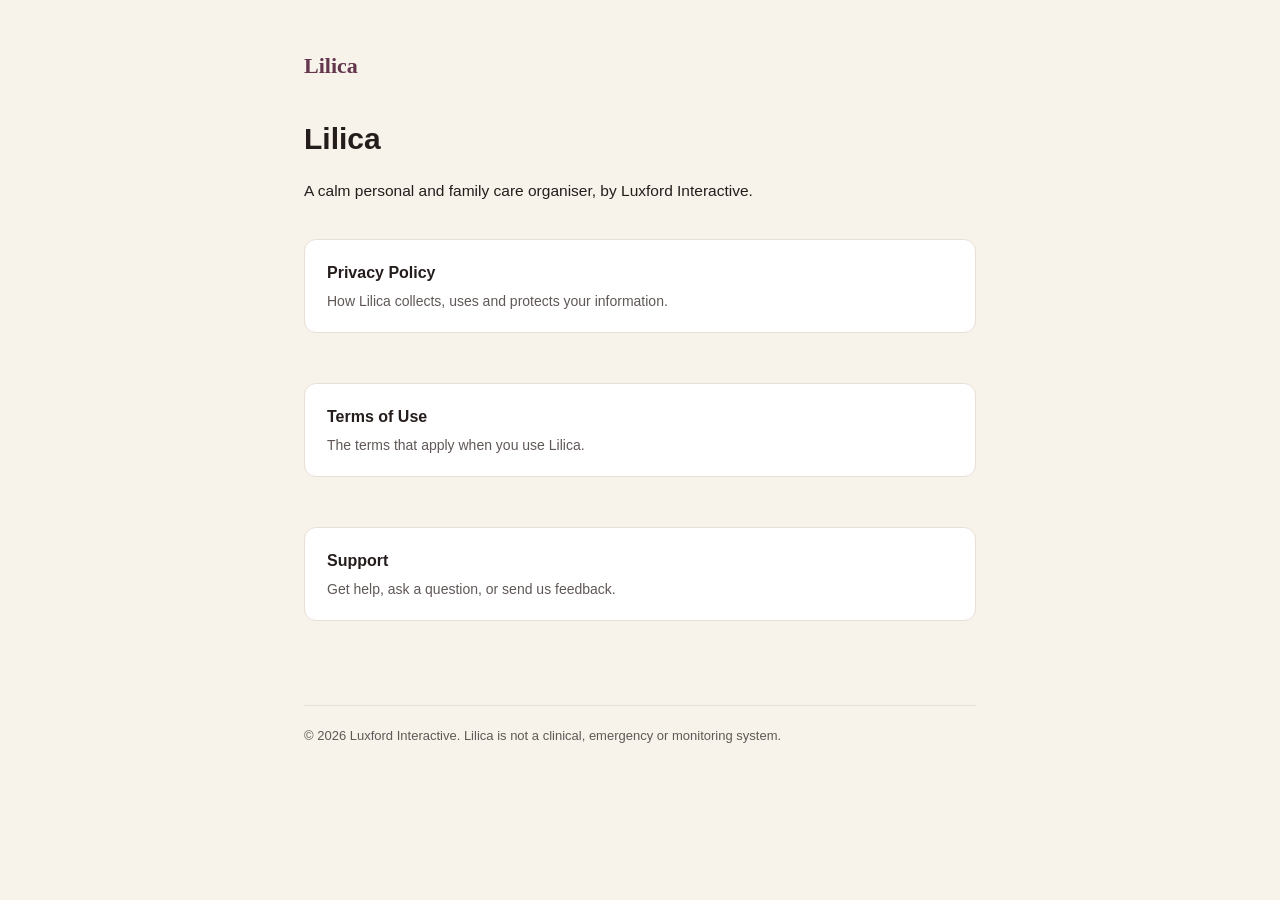
<file: index.html>
<!doctype html>
<html lang="en">
<head>
<meta charset="utf-8">
<meta name="viewport" content="width=device-width, initial-scale=1">
<title>Lilica</title>
<link rel="stylesheet" href="style.css">
</head>
<body>
<div class="wrap">
  <header class="site">
    <span class="wordmark">Lilica</span>
  </header>
  <h1>Lilica</h1>
  <p>A calm personal and family care organiser, by Luxford Interactive.</p>
  <div class="home-links">
    <a class="card" href="privacy.html">Privacy Policy<span>How Lilica collects, uses and protects your information.</span></a>
    <a class="card" href="terms.html">Terms of Use<span>The terms that apply when you use Lilica.</span></a>
    <a class="card" href="support.html">Support<span>Get help, ask a question, or send us feedback.</span></a>
  </div>
  <footer class="site">
    &copy; 2026 Luxford Interactive. Lilica is not a clinical, emergency or monitoring system.
  </footer>
</div>
</body>
</html>
</file>
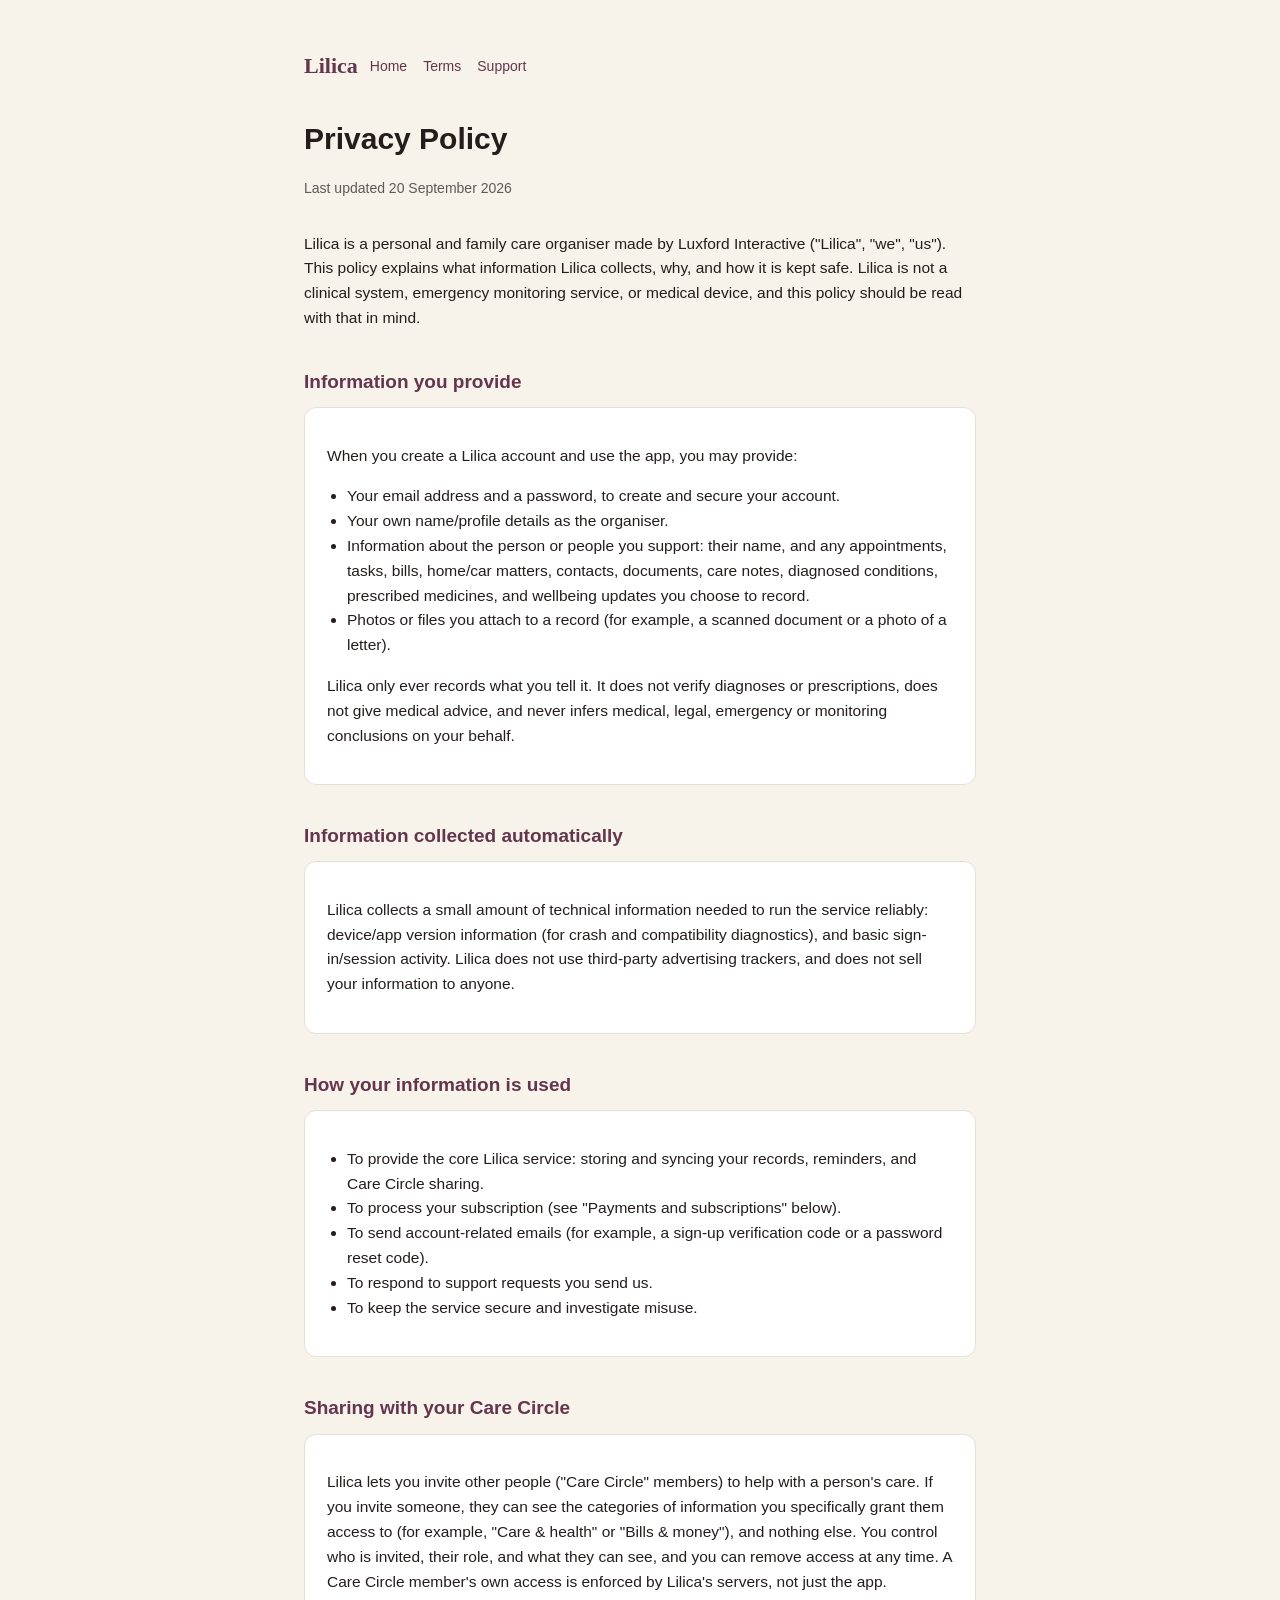
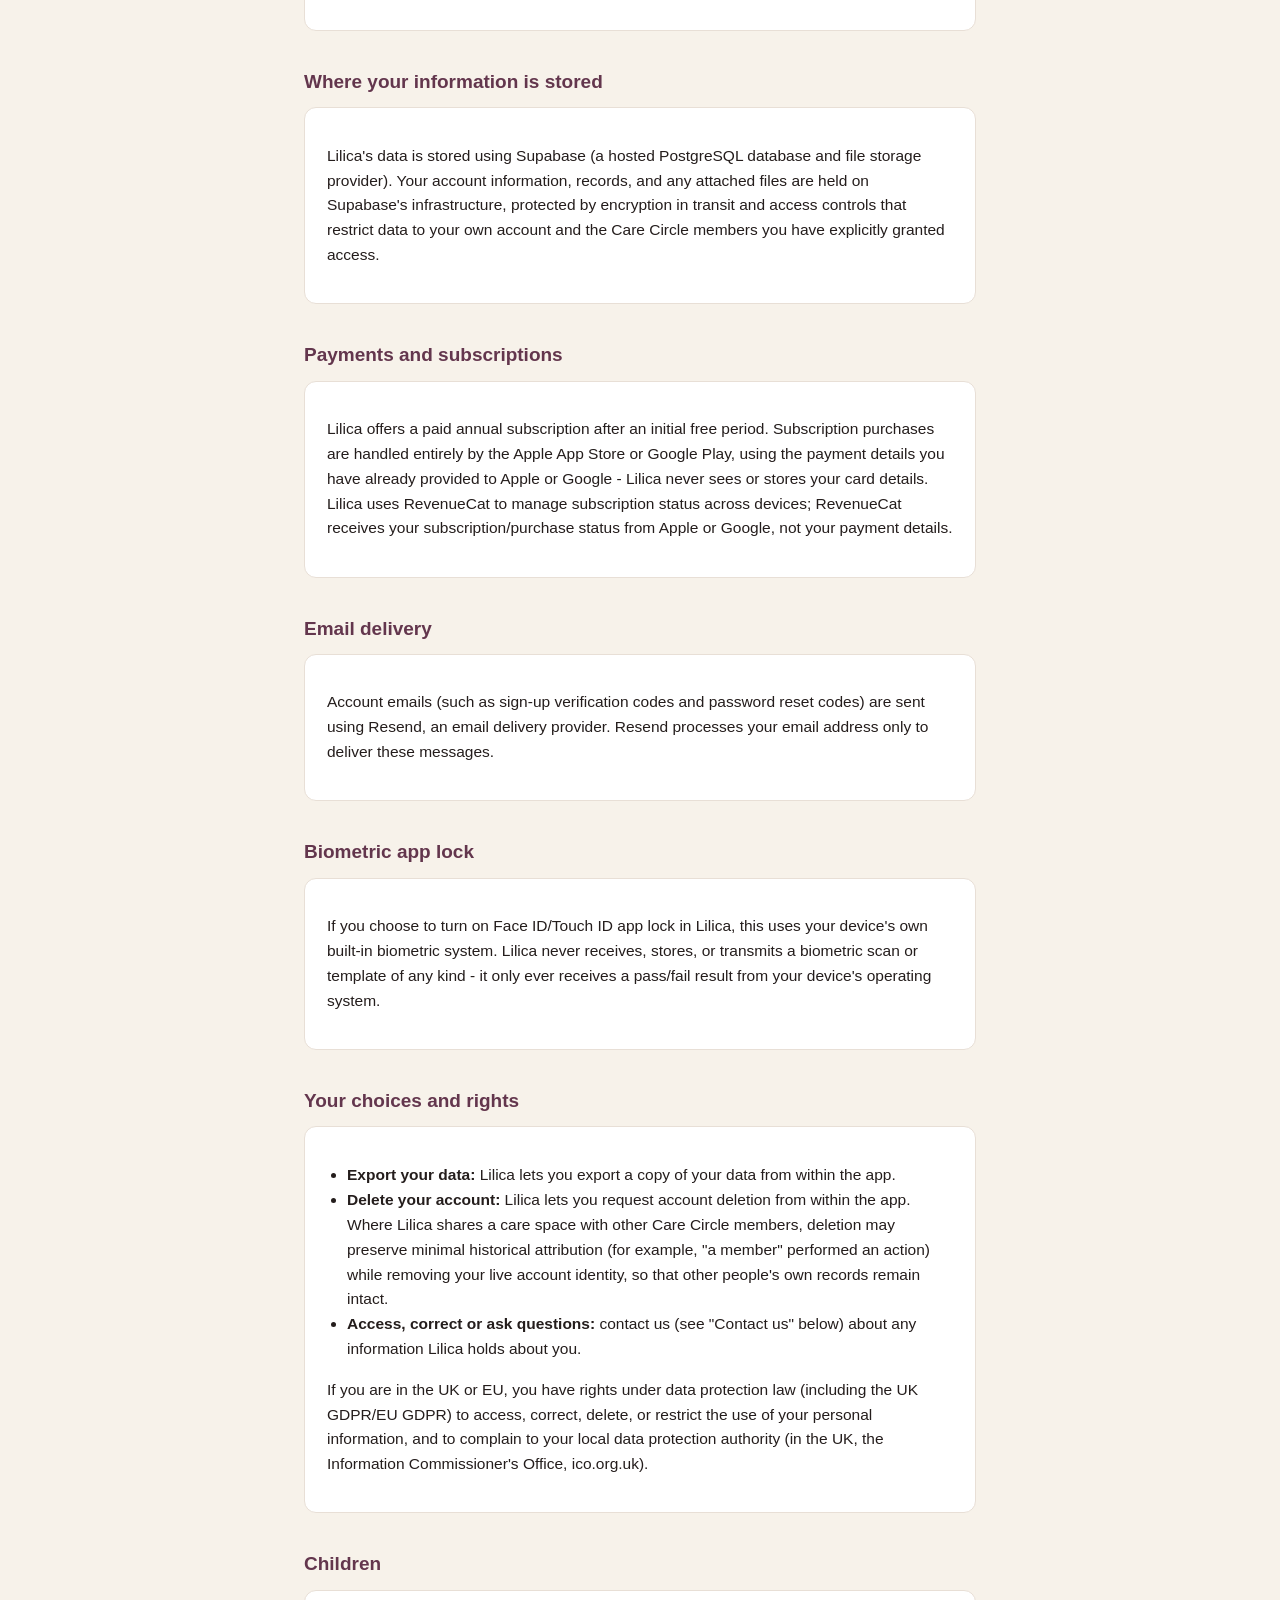
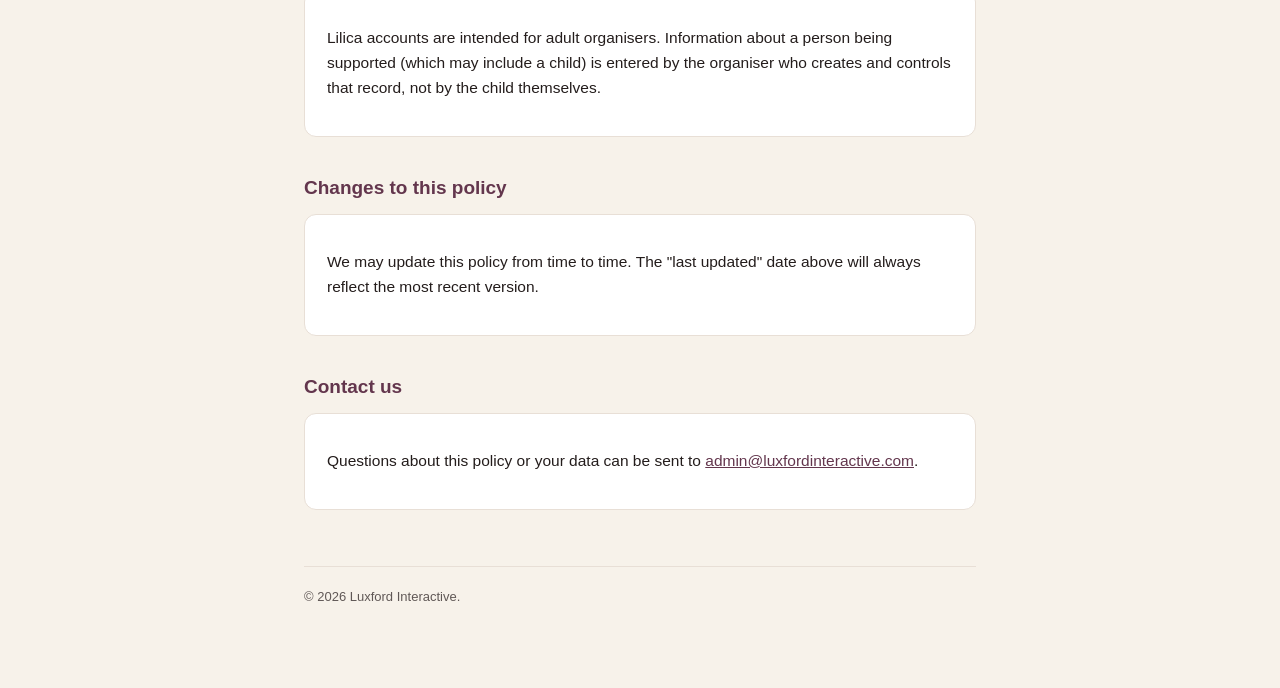
<file: privacy.html>
<!doctype html>
<html lang="en">
<head>
<meta charset="utf-8">
<meta name="viewport" content="width=device-width, initial-scale=1">
<title>Privacy Policy - Lilica</title>
<link rel="stylesheet" href="style.css">
</head>
<body>
<div class="wrap">
  <header class="site">
    <span class="wordmark">Lilica</span>
    <nav class="site"><a href="index.html">Home</a><a href="terms.html">Terms</a><a href="support.html">Support</a></nav>
  </header>

  <h1>Privacy Policy</h1>
  <p class="updated">Last updated 20 September 2026</p>

  <p>Lilica is a personal and family care organiser made by Luxford Interactive ("Lilica", "we", "us"). This policy explains what information Lilica collects, why, and how it is kept safe. Lilica is not a clinical system, emergency monitoring service, or medical device, and this policy should be read with that in mind.</p>

  <h2>Information you provide</h2>
  <div class="card">
    <p>When you create a Lilica account and use the app, you may provide:</p>
    <ul>
      <li>Your email address and a password, to create and secure your account.</li>
      <li>Your own name/profile details as the organiser.</li>
      <li>Information about the person or people you support: their name, and any appointments, tasks, bills, home/car matters, contacts, documents, care notes, diagnosed conditions, prescribed medicines, and wellbeing updates you choose to record.</li>
      <li>Photos or files you attach to a record (for example, a scanned document or a photo of a letter).</li>
    </ul>
    <p>Lilica only ever records what you tell it. It does not verify diagnoses or prescriptions, does not give medical advice, and never infers medical, legal, emergency or monitoring conclusions on your behalf.</p>
  </div>

  <h2>Information collected automatically</h2>
  <div class="card">
    <p>Lilica collects a small amount of technical information needed to run the service reliably: device/app version information (for crash and compatibility diagnostics), and basic sign-in/session activity. Lilica does not use third-party advertising trackers, and does not sell your information to anyone.</p>
  </div>

  <h2>How your information is used</h2>
  <div class="card">
    <ul>
      <li>To provide the core Lilica service: storing and syncing your records, reminders, and Care Circle sharing.</li>
      <li>To process your subscription (see "Payments and subscriptions" below).</li>
      <li>To send account-related emails (for example, a sign-up verification code or a password reset code).</li>
      <li>To respond to support requests you send us.</li>
      <li>To keep the service secure and investigate misuse.</li>
    </ul>
  </div>

  <h2>Sharing with your Care Circle</h2>
  <div class="card">
    <p>Lilica lets you invite other people ("Care Circle" members) to help with a person's care. If you invite someone, they can see the categories of information you specifically grant them access to (for example, "Care & health" or "Bills & money"), and nothing else. You control who is invited, their role, and what they can see, and you can remove access at any time. A Care Circle member's own access is enforced by Lilica's servers, not just the app.</p>
  </div>

  <h2>Where your information is stored</h2>
  <div class="card">
    <p>Lilica's data is stored using Supabase (a hosted PostgreSQL database and file storage provider). Your account information, records, and any attached files are held on Supabase's infrastructure, protected by encryption in transit and access controls that restrict data to your own account and the Care Circle members you have explicitly granted access.</p>
  </div>

  <h2>Payments and subscriptions</h2>
  <div class="card">
    <p>Lilica offers a paid annual subscription after an initial free period. Subscription purchases are handled entirely by the Apple App Store or Google Play, using the payment details you have already provided to Apple or Google - Lilica never sees or stores your card details. Lilica uses RevenueCat to manage subscription status across devices; RevenueCat receives your subscription/purchase status from Apple or Google, not your payment details.</p>
  </div>

  <h2>Email delivery</h2>
  <div class="card">
    <p>Account emails (such as sign-up verification codes and password reset codes) are sent using Resend, an email delivery provider. Resend processes your email address only to deliver these messages.</p>
  </div>

  <h2>Biometric app lock</h2>
  <div class="card">
    <p>If you choose to turn on Face ID/Touch ID app lock in Lilica, this uses your device's own built-in biometric system. Lilica never receives, stores, or transmits a biometric scan or template of any kind - it only ever receives a pass/fail result from your device's operating system.</p>
  </div>

  <h2>Your choices and rights</h2>
  <div class="card">
    <ul>
      <li><strong>Export your data:</strong> Lilica lets you export a copy of your data from within the app.</li>
      <li><strong>Delete your account:</strong> Lilica lets you request account deletion from within the app. Where Lilica shares a care space with other Care Circle members, deletion may preserve minimal historical attribution (for example, "a member" performed an action) while removing your live account identity, so that other people's own records remain intact.</li>
      <li><strong>Access, correct or ask questions:</strong> contact us (see "Contact us" below) about any information Lilica holds about you.</li>
    </ul>
    <p>If you are in the UK or EU, you have rights under data protection law (including the UK GDPR/EU GDPR) to access, correct, delete, or restrict the use of your personal information, and to complain to your local data protection authority (in the UK, the Information Commissioner's Office, ico.org.uk).</p>
  </div>

  <h2>Children</h2>
  <div class="card">
    <p>Lilica accounts are intended for adult organisers. Information about a person being supported (which may include a child) is entered by the organiser who creates and controls that record, not by the child themselves.</p>
  </div>

  <h2>Changes to this policy</h2>
  <div class="card">
    <p>We may update this policy from time to time. The "last updated" date above will always reflect the most recent version.</p>
  </div>

  <h2>Contact us</h2>
  <div class="card">
    <p>Questions about this policy or your data can be sent to <a href="mailto:admin@luxfordinteractive.com">admin@luxfordinteractive.com</a>.</p>
  </div>

  <footer class="site">
    &copy; 2026 Luxford Interactive.
  </footer>
</div>
</body>
</html>
</file>
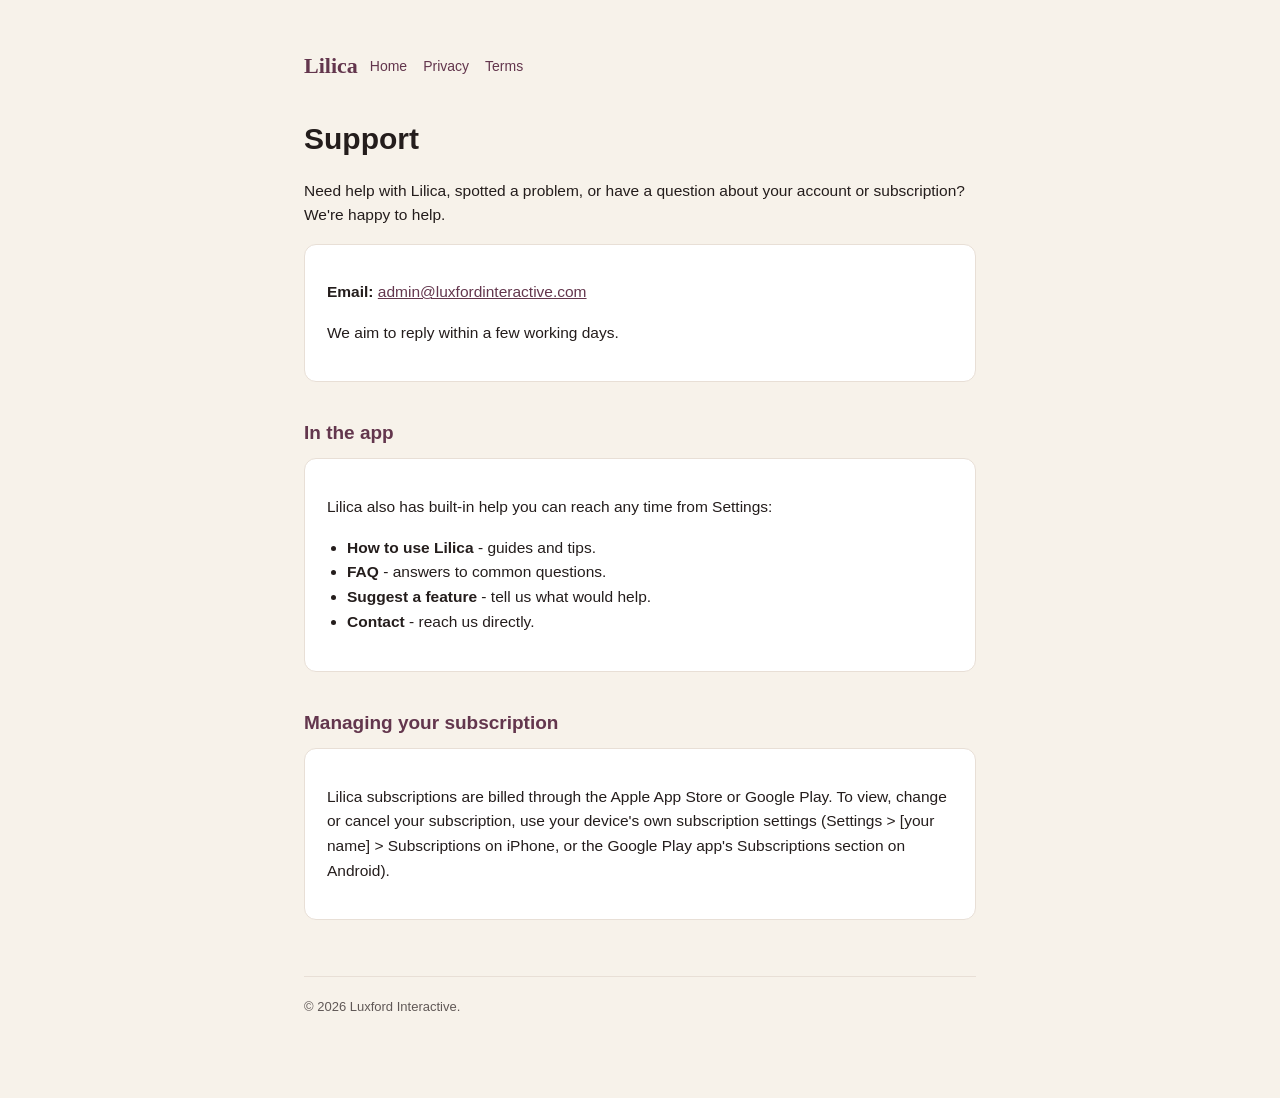
<file: support.html>
<!doctype html>
<html lang="en">
<head>
<meta charset="utf-8">
<meta name="viewport" content="width=device-width, initial-scale=1">
<title>Support - Lilica</title>
<link rel="stylesheet" href="style.css">
</head>
<body>
<div class="wrap">
  <header class="site">
    <span class="wordmark">Lilica</span>
    <nav class="site"><a href="index.html">Home</a><a href="privacy.html">Privacy</a><a href="terms.html">Terms</a></nav>
  </header>

  <h1>Support</h1>
  <p>Need help with Lilica, spotted a problem, or have a question about your account or subscription? We're happy to help.</p>

  <div class="card">
    <p><strong>Email:</strong> <a href="mailto:admin@luxfordinteractive.com">admin@luxfordinteractive.com</a></p>
    <p>We aim to reply within a few working days.</p>
  </div>

  <h2>In the app</h2>
  <div class="card">
    <p>Lilica also has built-in help you can reach any time from Settings:</p>
    <ul>
      <li><strong>How to use Lilica</strong> - guides and tips.</li>
      <li><strong>FAQ</strong> - answers to common questions.</li>
      <li><strong>Suggest a feature</strong> - tell us what would help.</li>
      <li><strong>Contact</strong> - reach us directly.</li>
    </ul>
  </div>

  <h2>Managing your subscription</h2>
  <div class="card">
    <p>Lilica subscriptions are billed through the Apple App Store or Google Play. To view, change or cancel your subscription, use your device's own subscription settings (Settings &gt; [your name] &gt; Subscriptions on iPhone, or the Google Play app's Subscriptions section on Android).</p>
  </div>

  <footer class="site">
    &copy; 2026 Luxford Interactive.
  </footer>
</div>
</body>
</html>
</file>
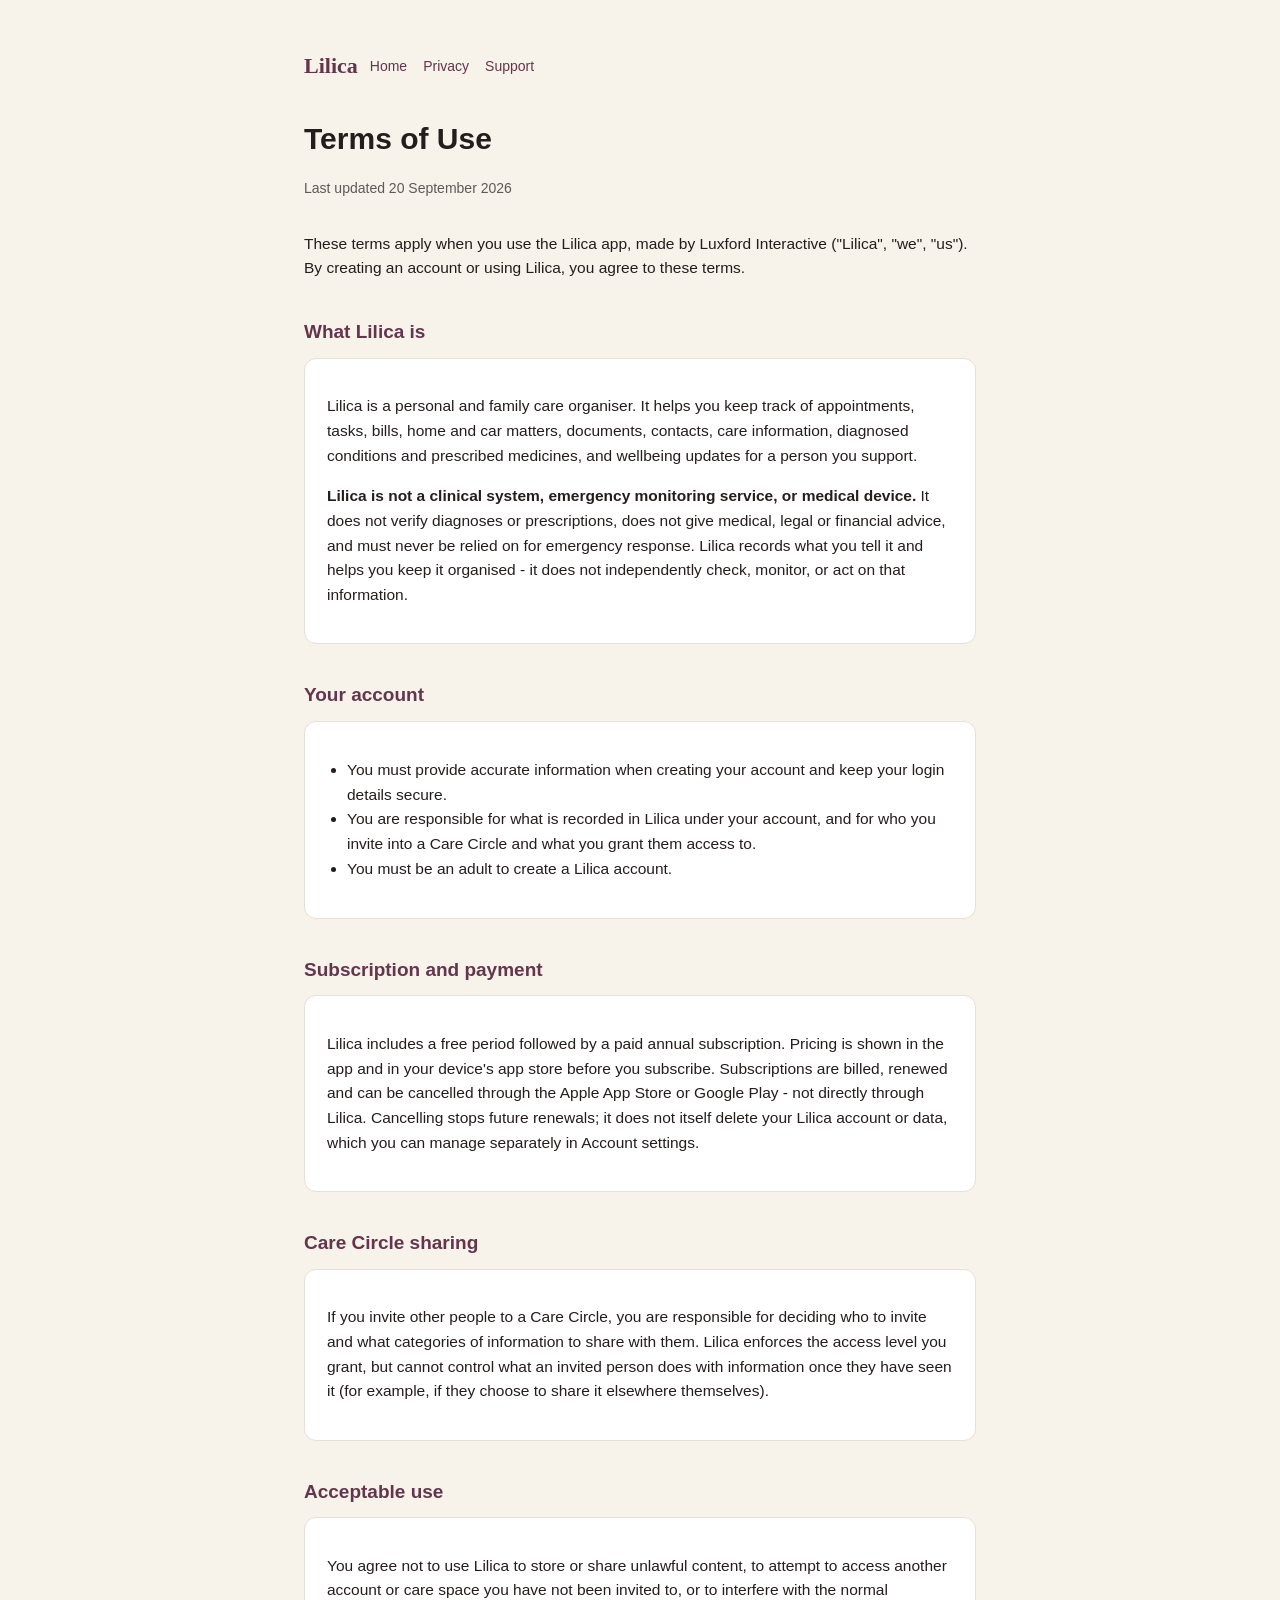
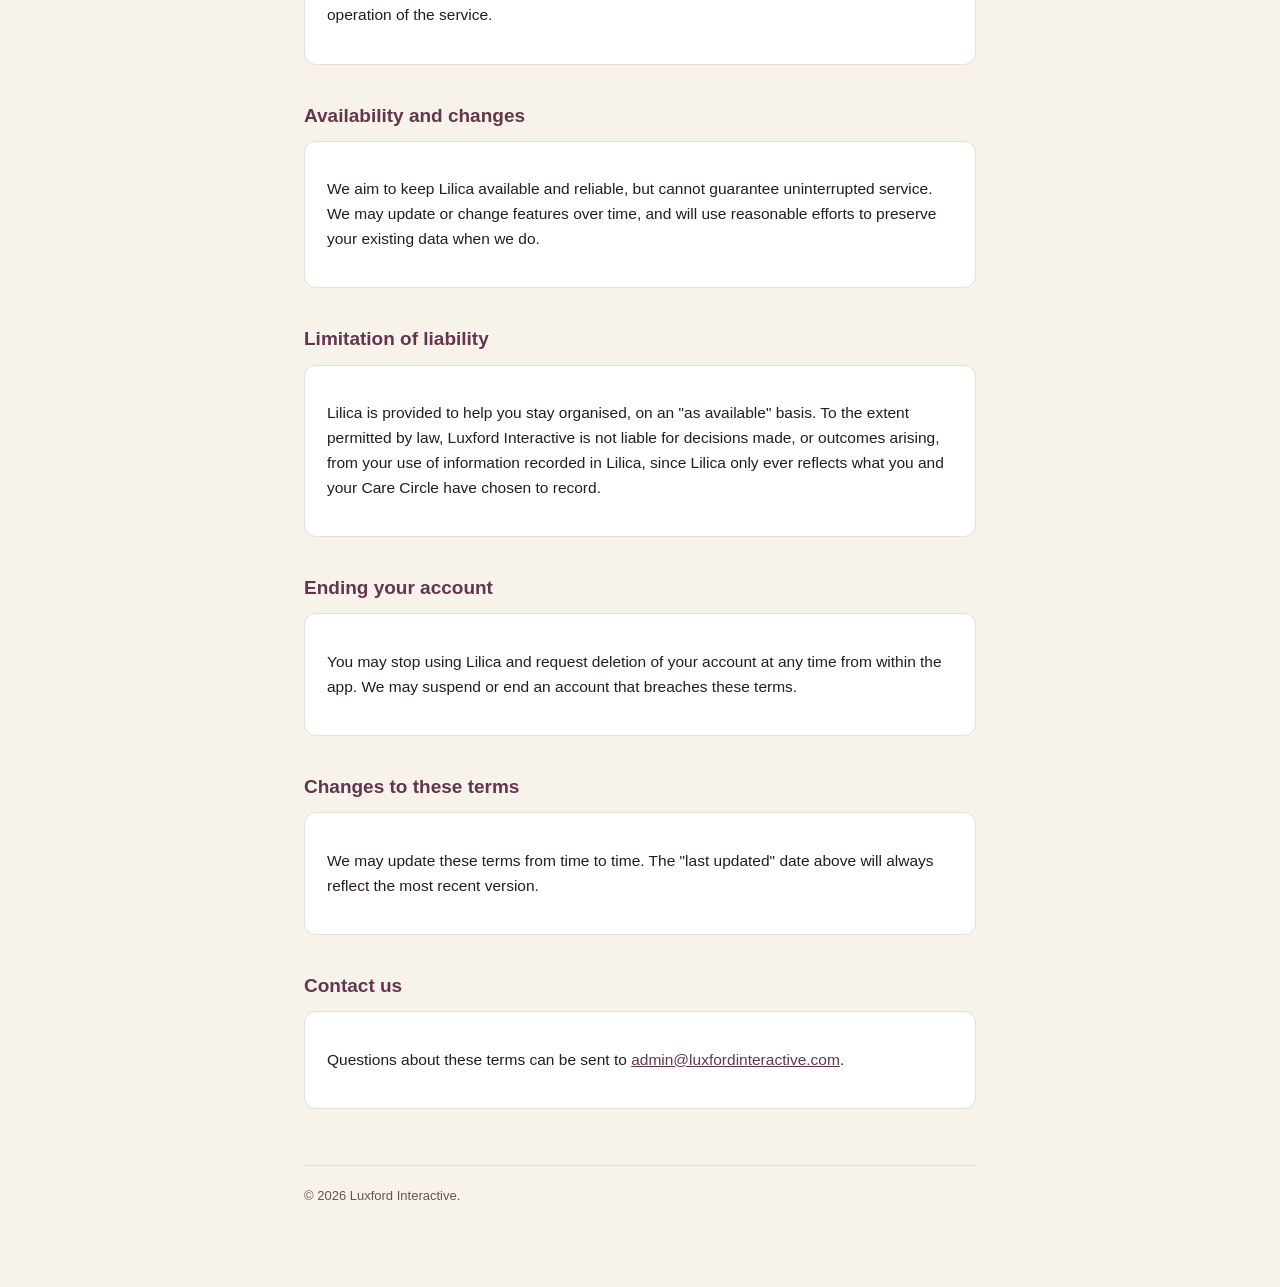
<file: terms.html>
<!doctype html>
<html lang="en">
<head>
<meta charset="utf-8">
<meta name="viewport" content="width=device-width, initial-scale=1">
<title>Terms of Use - Lilica</title>
<link rel="stylesheet" href="style.css">
</head>
<body>
<div class="wrap">
  <header class="site">
    <span class="wordmark">Lilica</span>
    <nav class="site"><a href="index.html">Home</a><a href="privacy.html">Privacy</a><a href="support.html">Support</a></nav>
  </header>

  <h1>Terms of Use</h1>
  <p class="updated">Last updated 20 September 2026</p>

  <p>These terms apply when you use the Lilica app, made by Luxford Interactive ("Lilica", "we", "us"). By creating an account or using Lilica, you agree to these terms.</p>

  <h2>What Lilica is</h2>
  <div class="card">
    <p>Lilica is a personal and family care organiser. It helps you keep track of appointments, tasks, bills, home and car matters, documents, contacts, care information, diagnosed conditions and prescribed medicines, and wellbeing updates for a person you support.</p>
    <p><strong>Lilica is not a clinical system, emergency monitoring service, or medical device.</strong> It does not verify diagnoses or prescriptions, does not give medical, legal or financial advice, and must never be relied on for emergency response. Lilica records what you tell it and helps you keep it organised - it does not independently check, monitor, or act on that information.</p>
  </div>

  <h2>Your account</h2>
  <div class="card">
    <ul>
      <li>You must provide accurate information when creating your account and keep your login details secure.</li>
      <li>You are responsible for what is recorded in Lilica under your account, and for who you invite into a Care Circle and what you grant them access to.</li>
      <li>You must be an adult to create a Lilica account.</li>
    </ul>
  </div>

  <h2>Subscription and payment</h2>
  <div class="card">
    <p>Lilica includes a free period followed by a paid annual subscription. Pricing is shown in the app and in your device's app store before you subscribe. Subscriptions are billed, renewed and can be cancelled through the Apple App Store or Google Play - not directly through Lilica. Cancelling stops future renewals; it does not itself delete your Lilica account or data, which you can manage separately in Account settings.</p>
  </div>

  <h2>Care Circle sharing</h2>
  <div class="card">
    <p>If you invite other people to a Care Circle, you are responsible for deciding who to invite and what categories of information to share with them. Lilica enforces the access level you grant, but cannot control what an invited person does with information once they have seen it (for example, if they choose to share it elsewhere themselves).</p>
  </div>

  <h2>Acceptable use</h2>
  <div class="card">
    <p>You agree not to use Lilica to store or share unlawful content, to attempt to access another account or care space you have not been invited to, or to interfere with the normal operation of the service.</p>
  </div>

  <h2>Availability and changes</h2>
  <div class="card">
    <p>We aim to keep Lilica available and reliable, but cannot guarantee uninterrupted service. We may update or change features over time, and will use reasonable efforts to preserve your existing data when we do.</p>
  </div>

  <h2>Limitation of liability</h2>
  <div class="card">
    <p>Lilica is provided to help you stay organised, on an "as available" basis. To the extent permitted by law, Luxford Interactive is not liable for decisions made, or outcomes arising, from your use of information recorded in Lilica, since Lilica only ever reflects what you and your Care Circle have chosen to record.</p>
  </div>

  <h2>Ending your account</h2>
  <div class="card">
    <p>You may stop using Lilica and request deletion of your account at any time from within the app. We may suspend or end an account that breaches these terms.</p>
  </div>

  <h2>Changes to these terms</h2>
  <div class="card">
    <p>We may update these terms from time to time. The "last updated" date above will always reflect the most recent version.</p>
  </div>

  <h2>Contact us</h2>
  <div class="card">
    <p>Questions about these terms can be sent to <a href="mailto:admin@luxfordinteractive.com">admin@luxfordinteractive.com</a>.</p>
  </div>

  <footer class="site">
    &copy; 2026 Luxford Interactive.
  </footer>
</div>
</body>
</html>
</file>
<file: style.css>
:root {
  --canvas: #F7F2EA;
  --ink: #241D1C;
  --ink-soft: #605856;
  --primary: #63364D;
  --line: #E8DFD6;
}
* { box-sizing: border-box; }
body {
  margin: 0;
  background: var(--canvas);
  color: var(--ink);
  font-family: -apple-system, BlinkMacSystemFont, "Segoe UI", Inter, Arial, sans-serif;
  line-height: 1.6;
}
.wrap {
  max-width: 720px;
  margin: 0 auto;
  padding: 48px 24px 80px;
}
header.site {
  display: flex;
  align-items: center;
  gap: 12px;
  margin-bottom: 32px;
}
.wordmark {
  font-family: Georgia, serif;
  font-weight: 700;
  font-size: 22px;
  color: var(--primary);
}
nav.site a {
  color: var(--primary);
  text-decoration: none;
  font-size: 14px;
  margin-right: 16px;
}
nav.site a:hover { text-decoration: underline; }
h1 {
  font-size: 30px;
  margin: 0 0 6px;
}
.updated {
  color: var(--ink-soft);
  font-size: 14px;
  margin-bottom: 32px;
}
h2 {
  font-size: 19px;
  color: var(--primary);
  margin: 36px 0 10px;
}
p, li { color: var(--ink); font-size: 15.5px; }
ul { padding-left: 20px; }
a { color: var(--primary); }
.card {
  background: #FFFFFF;
  border: 1px solid var(--line);
  border-radius: 12px;
  padding: 20px 22px;
  margin: 8px 0 28px;
}
footer.site {
  margin-top: 56px;
  padding-top: 20px;
  border-top: 1px solid var(--line);
  color: var(--ink-soft);
  font-size: 13px;
}
.home-links {
  display: grid;
  gap: 14px;
  margin-top: 28px;
}
.home-links a.card {
  display: block;
  text-decoration: none;
  color: var(--ink);
  font-weight: 600;
}
.home-links a.card span {
  display: block;
  font-weight: 400;
  color: var(--ink-soft);
  font-size: 14px;
  margin-top: 4px;
}
</file>
